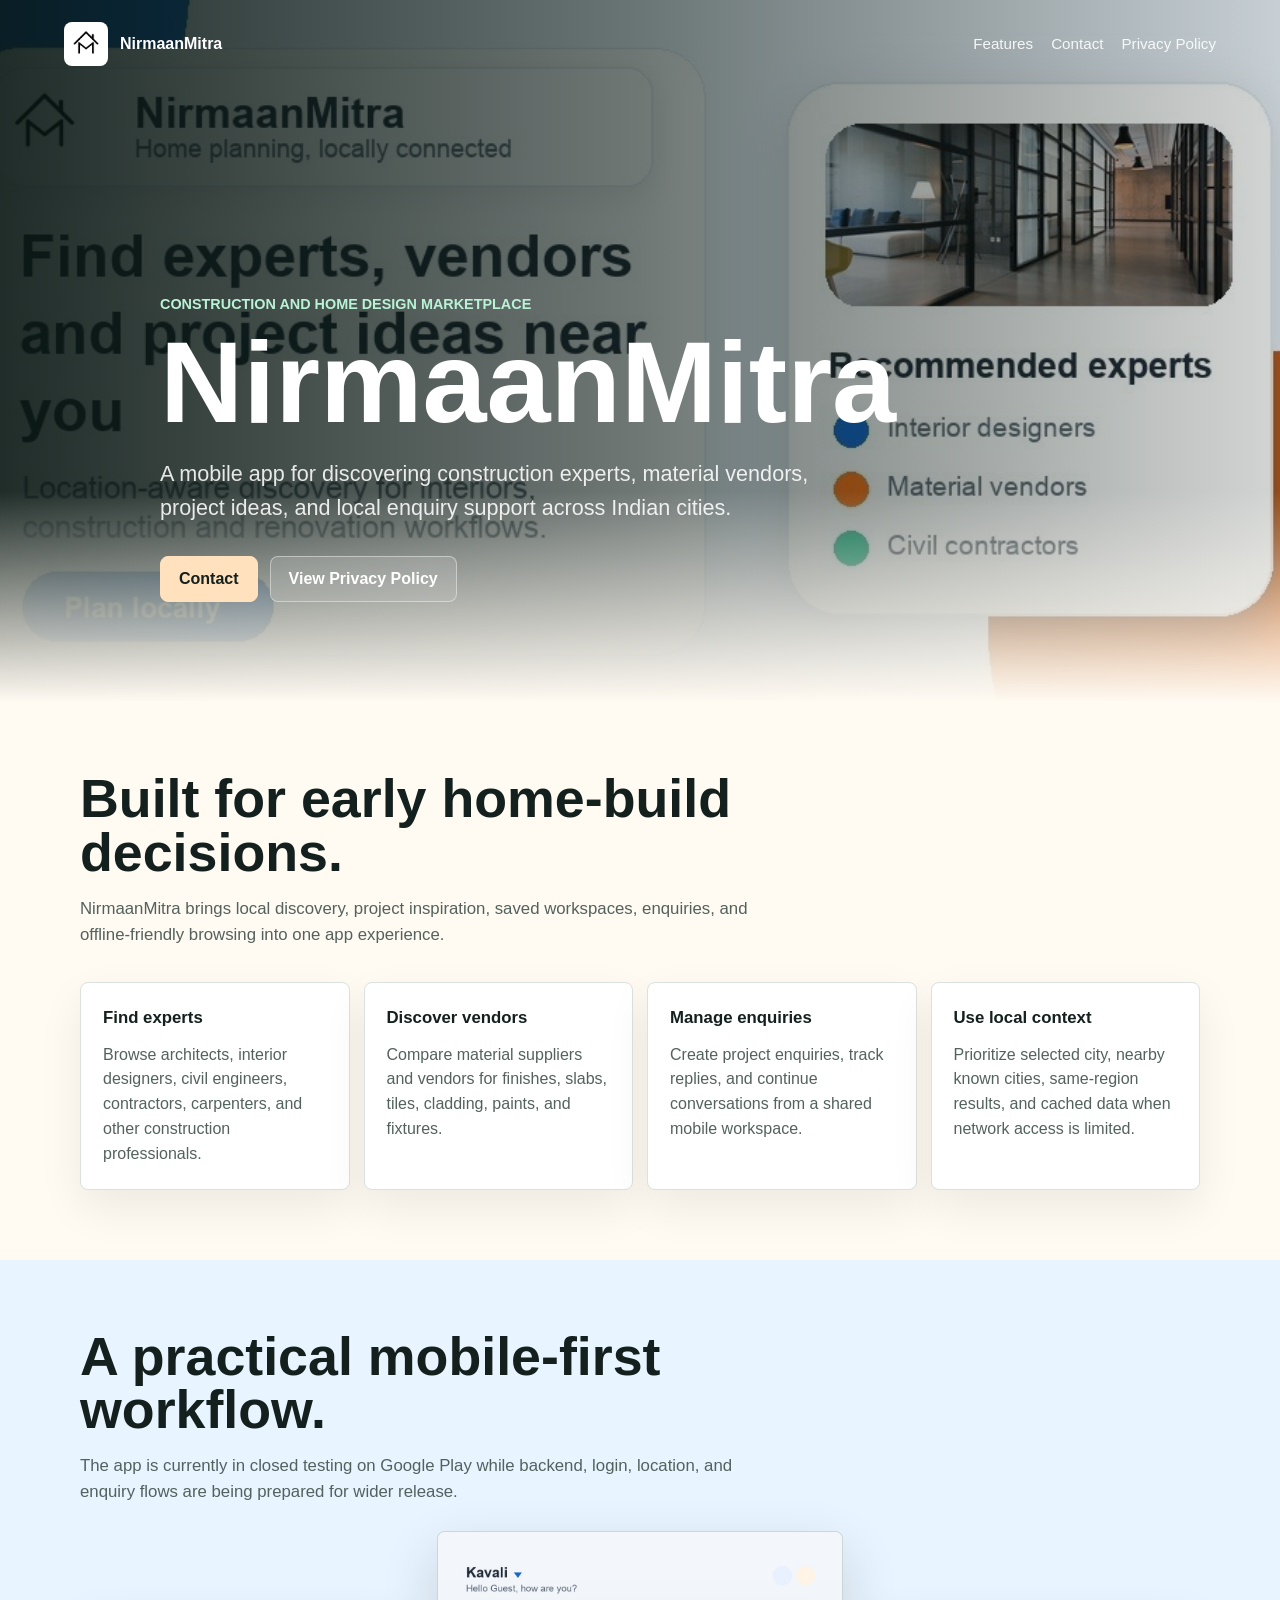
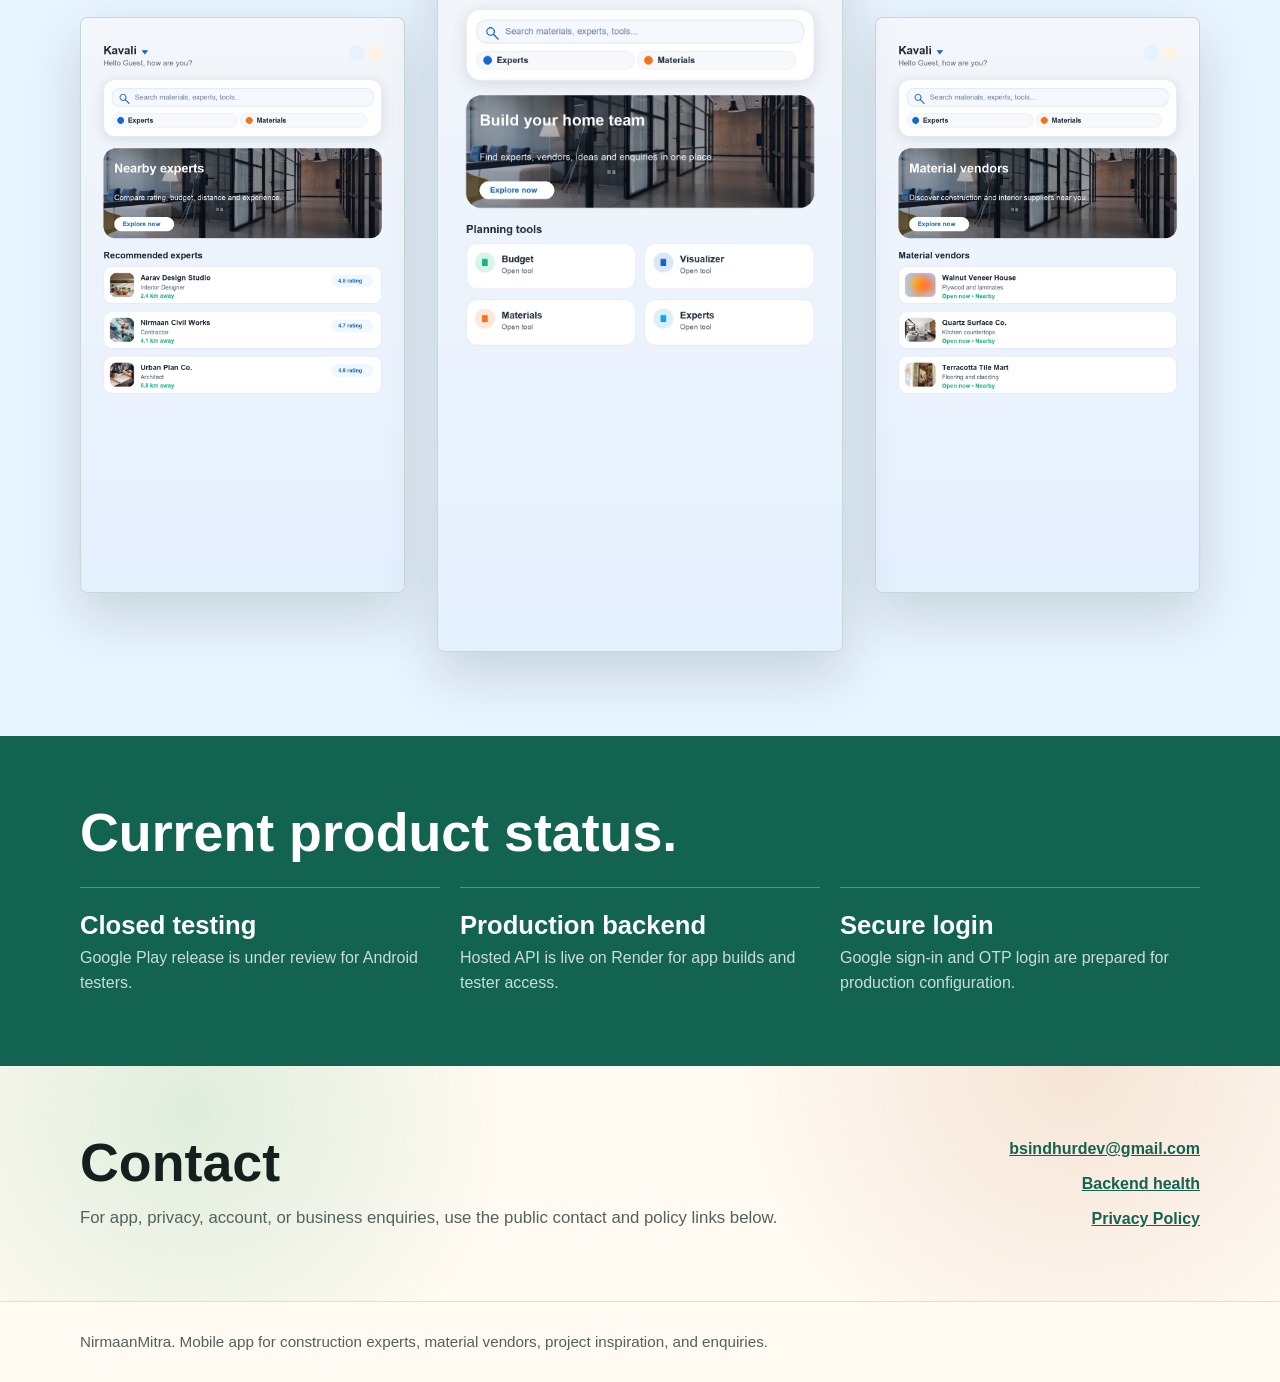
<file: nirmaanmitra/index.html>
<!doctype html>
<html lang="en">
  <head>
    <meta charset="utf-8">
    <meta name="viewport" content="width=device-width, initial-scale=1">
    <meta name="description" content="NirmaanMitra helps homeowners find construction experts, material vendors, project ideas, and enquiry support in one mobile app.">
    <meta property="og:title" content="NirmaanMitra">
    <meta property="og:description" content="Find trusted construction experts, vendors, project ideas, and enquiries in one mobile app.">
    <meta property="og:image" content="https://bathalasindhur.github.io/nirmaanmitra/assets/feature_graphic_1024x500.jpg">
    <title>NirmaanMitra</title>
    <style>
      :root {
        color-scheme: light;
        --ink: #13201d;
        --muted: #53625d;
        --paper: #fffaf2;
        --surface: #ffffff;
        --line: #d9e2dc;
        --forest: #12634f;
        --leaf: #39a96b;
        --sky: #e8f4ff;
        --shadow: rgba(19, 32, 29, 0.16);
      }

      * {
        box-sizing: border-box;
      }

      body {
        margin: 0;
        background: var(--paper);
        color: var(--ink);
        font-family: "Aptos", "Trebuchet MS", Verdana, sans-serif;
        line-height: 1.55;
      }

      img {
        display: block;
        max-width: 100%;
      }

      a {
        color: inherit;
      }

      .hero {
        min-height: 78vh;
        position: relative;
        display: grid;
        align-items: end;
        overflow: hidden;
        background:
          linear-gradient(90deg, rgba(8, 22, 18, 0.9), rgba(8, 22, 18, 0.58), rgba(8, 22, 18, 0.18)),
          url("assets/feature_graphic_1024x500.jpg") center / cover;
      }

      .hero::after {
        content: "";
        position: absolute;
        inset: auto 0 0;
        height: 30%;
        background: linear-gradient(180deg, rgba(255, 250, 242, 0), var(--paper));
        pointer-events: none;
      }

      .nav {
        position: absolute;
        z-index: 2;
        inset: 0 0 auto;
        display: flex;
        align-items: center;
        justify-content: space-between;
        gap: 20px;
        padding: 22px clamp(18px, 5vw, 72px);
        color: #ffffff;
      }

      .brand {
        display: inline-flex;
        align-items: center;
        gap: 12px;
        font-weight: 800;
        letter-spacing: 0;
        text-decoration: none;
      }

      .brand img {
        width: 44px;
        height: 44px;
        border-radius: 8px;
      }

      .nav-links {
        display: flex;
        align-items: center;
        gap: 18px;
        font-size: 0.95rem;
      }

      .nav-links a {
        text-decoration: none;
        opacity: 0.9;
      }

      .hero-content {
        position: relative;
        z-index: 1;
        width: min(960px, calc(100% - 36px));
        margin: 0 auto;
        padding: 124px 0 100px;
        color: #ffffff;
      }

      .kicker {
        margin: 0 0 14px;
        color: #b9f3d6;
        font-size: 0.9rem;
        font-weight: 800;
        text-transform: uppercase;
      }

      h1 {
        margin: 0;
        max-width: 760px;
        font-size: clamp(3.1rem, 10vw, 7.2rem);
        line-height: 0.92;
        letter-spacing: 0;
      }

      .hero-copy {
        max-width: 650px;
        margin: 22px 0 0;
        color: rgba(255, 255, 255, 0.88);
        font-size: clamp(1.05rem, 2.1vw, 1.35rem);
      }

      .actions {
        display: flex;
        flex-wrap: wrap;
        gap: 12px;
        margin-top: 32px;
      }

      .button {
        display: inline-flex;
        align-items: center;
        justify-content: center;
        min-height: 46px;
        padding: 0 18px;
        border: 1px solid rgba(255, 255, 255, 0.42);
        border-radius: 8px;
        background: rgba(255, 255, 255, 0.12);
        color: #ffffff;
        font-weight: 800;
        text-decoration: none;
        backdrop-filter: blur(12px);
      }

      .button.primary {
        border-color: #ffe1bd;
        background: #ffe1bd;
        color: var(--ink);
      }

      .section {
        padding: 70px clamp(18px, 5vw, 72px);
      }

      .section-inner {
        width: min(1120px, 100%);
        margin: 0 auto;
      }

      .section h2 {
        margin: 0;
        max-width: 760px;
        font-size: clamp(2rem, 4.2vw, 3.8rem);
        line-height: 1;
        letter-spacing: 0;
      }

      .section-lede {
        max-width: 700px;
        margin: 16px 0 0;
        color: var(--muted);
        font-size: 1.05rem;
      }

      .feature-grid {
        display: grid;
        grid-template-columns: repeat(4, minmax(0, 1fr));
        gap: 14px;
        margin-top: 34px;
      }

      .feature {
        min-height: 190px;
        padding: 22px;
        border: 1px solid var(--line);
        border-radius: 8px;
        background: var(--surface);
        box-shadow: 0 18px 45px rgba(19, 32, 29, 0.07);
      }

      .feature strong {
        display: block;
        margin-bottom: 12px;
        font-size: 1.05rem;
      }

      .feature p {
        margin: 0;
        color: var(--muted);
      }

      .showcase {
        background: var(--sky);
      }

      .screens {
        display: grid;
        grid-template-columns: 0.8fr 1fr 0.8fr;
        gap: clamp(14px, 3vw, 32px);
        align-items: center;
        margin-top: 40px;
      }

      .screen {
        overflow: hidden;
        margin: 0;
        border: 1px solid rgba(18, 99, 79, 0.24);
        border-radius: 8px;
        background: var(--surface);
        box-shadow: 0 22px 56px var(--shadow);
      }

      .screen.main {
        transform: translateY(-14px);
      }

      .trust-band {
        background: var(--forest);
        color: #ffffff;
      }

      .trust-grid {
        display: grid;
        grid-template-columns: repeat(3, minmax(0, 1fr));
        gap: 20px;
        margin-top: 28px;
      }

      .trust-item {
        border-top: 1px solid rgba(255, 255, 255, 0.3);
        padding-top: 18px;
      }

      .trust-item strong {
        display: block;
        font-size: 1.6rem;
      }

      .trust-item span {
        color: rgba(255, 255, 255, 0.78);
      }

      .contact {
        background:
          radial-gradient(circle at 15% 20%, rgba(57, 169, 107, 0.16), transparent 28%),
          radial-gradient(circle at 84% 0%, rgba(184, 95, 49, 0.14), transparent 30%),
          var(--paper);
      }

      .contact-row {
        display: grid;
        grid-template-columns: 1fr auto;
        gap: 28px;
        align-items: end;
      }

      .contact-links {
        display: grid;
        gap: 10px;
        justify-items: end;
        font-weight: 800;
      }

      .contact-links a {
        color: var(--forest);
      }

      footer {
        padding: 28px clamp(18px, 5vw, 72px);
        border-top: 1px solid var(--line);
        color: var(--muted);
        font-size: 0.95rem;
      }

      footer div {
        width: min(1120px, 100%);
        margin: 0 auto;
      }

      @media (max-width: 880px) {
        .nav {
          align-items: flex-start;
        }

        .nav-links {
          flex-direction: column;
          align-items: flex-end;
          gap: 8px;
        }

        .feature-grid,
        .trust-grid,
        .contact-row {
          grid-template-columns: 1fr;
        }

        .screens {
          grid-template-columns: 1fr;
        }

        .screen.main {
          transform: none;
        }

        .contact-links {
          justify-items: start;
        }
      }

      @media (max-width: 560px) {
        .hero {
          min-height: 84vh;
        }

        .brand span {
          display: none;
        }

        .nav-links {
          font-size: 0.86rem;
        }

        .section {
          padding-block: 52px;
        }
      }
    </style>
  </head>
  <body>
    <header class="hero">
      <nav class="nav" aria-label="Primary navigation">
        <a class="brand" href="./" aria-label="NirmaanMitra home">
          <img src="assets/app_icon_512x512.png" alt="NirmaanMitra app icon">
          <span>NirmaanMitra</span>
        </a>
        <div class="nav-links">
          <a href="#features">Features</a>
          <a href="#contact">Contact</a>
          <a href="privacy-policy/">Privacy Policy</a>
        </div>
      </nav>

      <div class="hero-content">
        <p class="kicker">Construction and home design marketplace</p>
        <h1>NirmaanMitra</h1>
        <p class="hero-copy">A mobile app for discovering construction experts, material vendors, project ideas, and local enquiry support across Indian cities.</p>
        <div class="actions" aria-label="Quick links">
          <a class="button primary" href="#contact">Contact</a>
          <a class="button" href="privacy-policy/">View Privacy Policy</a>
        </div>
      </div>
    </header>

    <main>
      <section class="section" id="features">
        <div class="section-inner">
          <h2>Built for early home-build decisions.</h2>
          <p class="section-lede">NirmaanMitra brings local discovery, project inspiration, saved workspaces, enquiries, and offline-friendly browsing into one app experience.</p>
          <div class="feature-grid">
            <article class="feature">
              <strong>Find experts</strong>
              <p>Browse architects, interior designers, civil engineers, contractors, carpenters, and other construction professionals.</p>
            </article>
            <article class="feature">
              <strong>Discover vendors</strong>
              <p>Compare material suppliers and vendors for finishes, slabs, tiles, cladding, paints, and fixtures.</p>
            </article>
            <article class="feature">
              <strong>Manage enquiries</strong>
              <p>Create project enquiries, track replies, and continue conversations from a shared mobile workspace.</p>
            </article>
            <article class="feature">
              <strong>Use local context</strong>
              <p>Prioritize selected city, nearby known cities, same-region results, and cached data when network access is limited.</p>
            </article>
          </div>
        </div>
      </section>

      <section class="section showcase" aria-labelledby="screens-heading">
        <div class="section-inner">
          <h2 id="screens-heading">A practical mobile-first workflow.</h2>
          <p class="section-lede">The app is currently in closed testing on Google Play while backend, login, location, and enquiry flows are being prepared for wider release.</p>
          <div class="screens">
            <figure class="screen">
              <img src="assets/phone_02_experts_1080x1920.jpg" alt="NirmaanMitra expert list screen">
            </figure>
            <figure class="screen main">
              <img src="assets/phone_01_home_1080x1920.jpg" alt="NirmaanMitra home screen">
            </figure>
            <figure class="screen">
              <img src="assets/phone_03_vendors_1080x1920.jpg" alt="NirmaanMitra vendor list screen">
            </figure>
          </div>
        </div>
      </section>

      <section class="section trust-band">
        <div class="section-inner">
          <h2>Current product status.</h2>
          <div class="trust-grid">
            <div class="trust-item">
              <strong>Closed testing</strong>
              <span>Google Play release is under review for Android testers.</span>
            </div>
            <div class="trust-item">
              <strong>Production backend</strong>
              <span>Hosted API is live on Render for app builds and tester access.</span>
            </div>
            <div class="trust-item">
              <strong>Secure login</strong>
              <span>Google sign-in and OTP login are prepared for production configuration.</span>
            </div>
          </div>
        </div>
      </section>

      <section class="section contact" id="contact">
        <div class="section-inner contact-row">
          <div>
            <h2>Contact</h2>
            <p class="section-lede">For app, privacy, account, or business enquiries, use the public contact and policy links below.</p>
          </div>
          <div class="contact-links">
            <a href="mailto:bsindhurdev@gmail.com">bsindhurdev@gmail.com</a>
            <a href="https://nirmaanmitra-backend.onrender.com/api/health">Backend health</a>
            <a href="privacy-policy/">Privacy Policy</a>
          </div>
        </div>
      </section>
    </main>

    <footer>
      <div>NirmaanMitra. Mobile app for construction experts, material vendors, project inspiration, and enquiries.</div>
    </footer>
  </body>
</html>
</file>
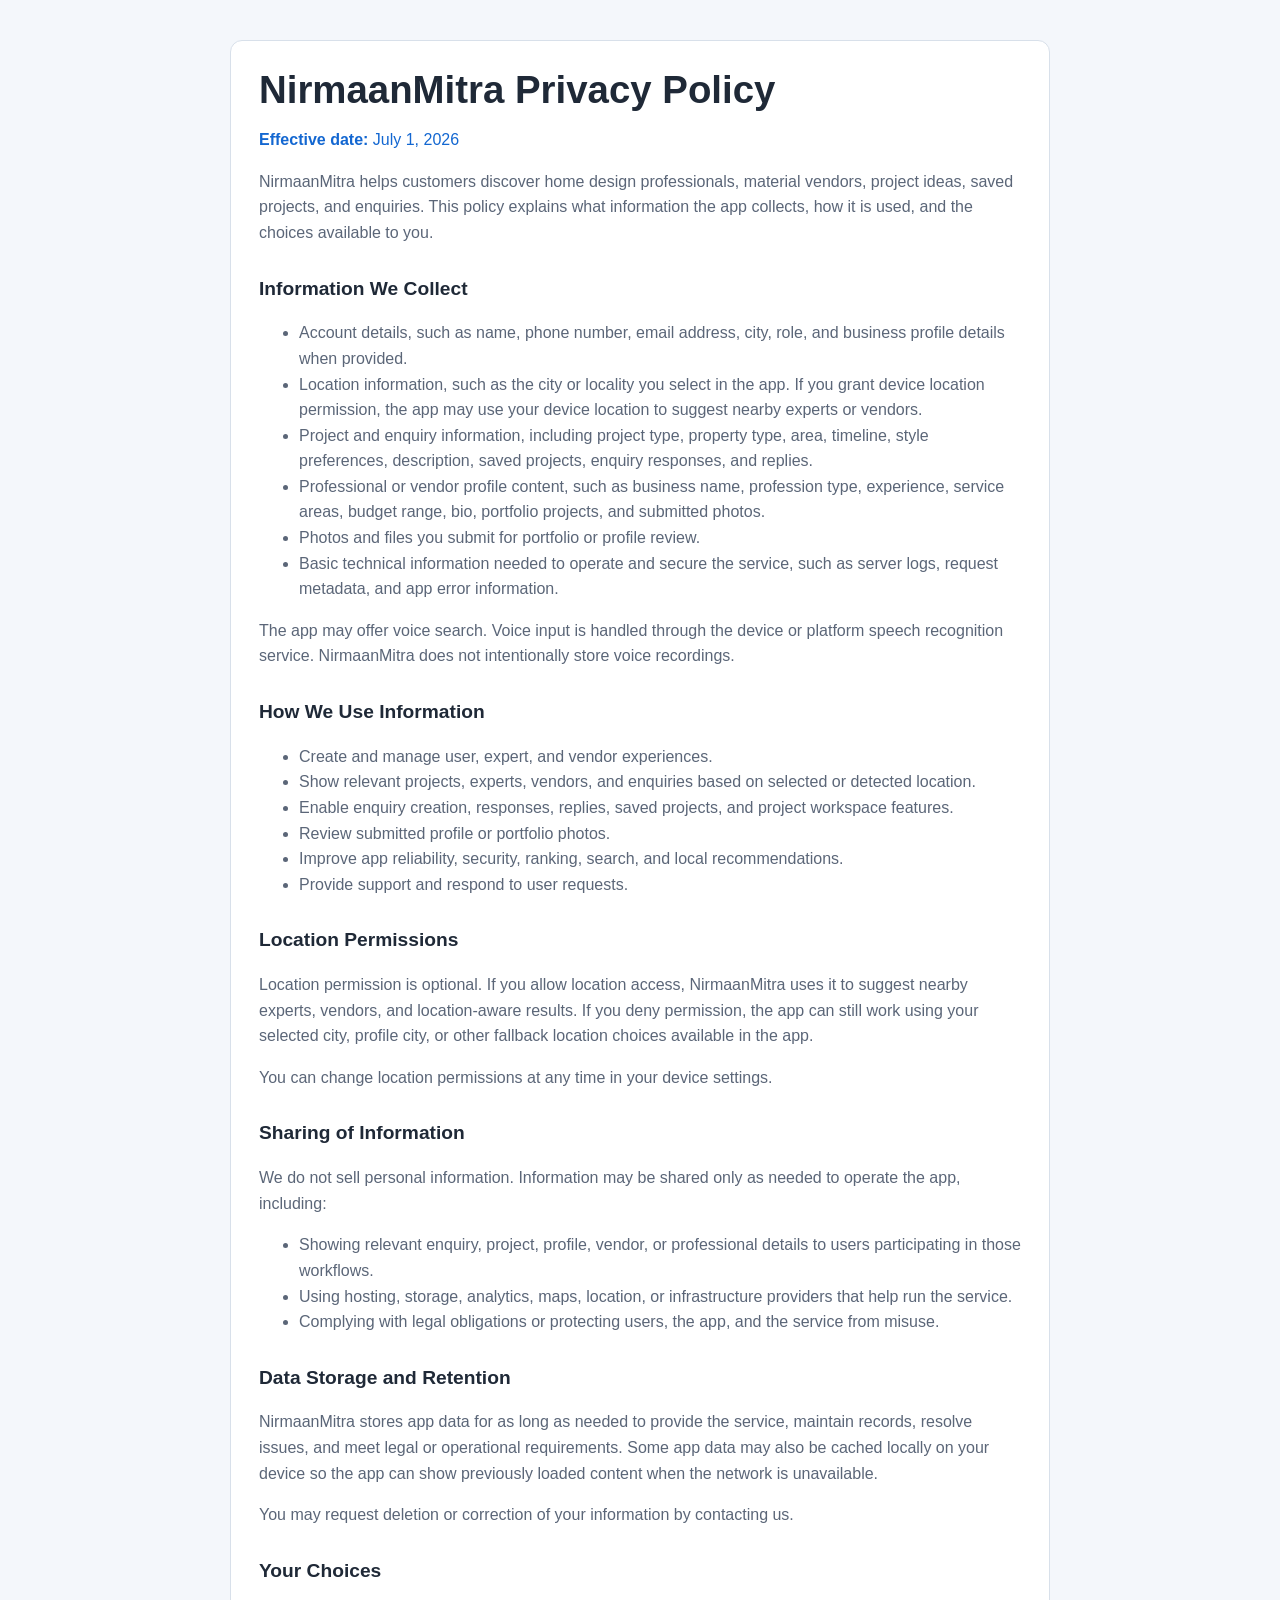
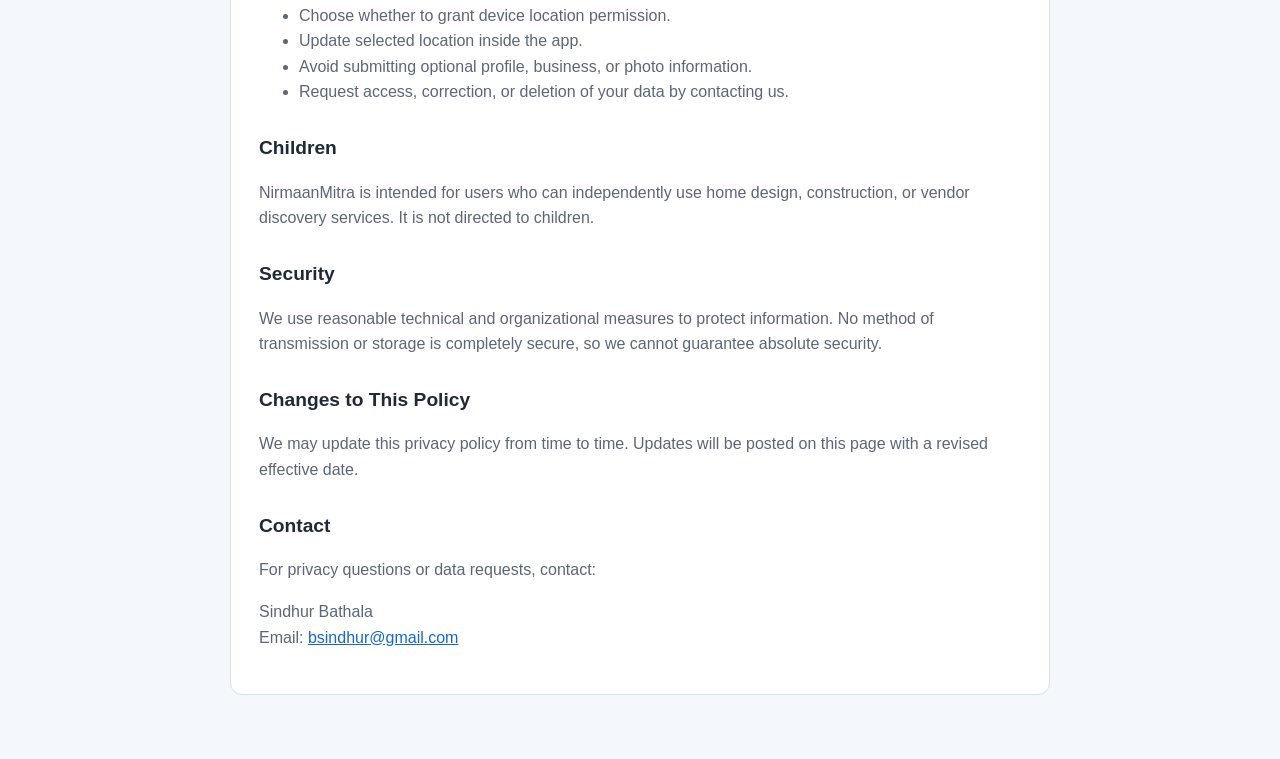
<file: nirmaanmitra/privacy-policy/index.html>
<!doctype html>
<html lang="en">
  <head>
    <meta charset="utf-8">
    <meta name="viewport" content="width=device-width, initial-scale=1">
    <title>NirmaanMitra Privacy Policy</title>
    <style>
      body {
        margin: 0;
        background: #f4f7fb;
        color: #1f2937;
        font-family: -apple-system, BlinkMacSystemFont, "Segoe UI", sans-serif;
        line-height: 1.6;
      }

      main {
        max-width: 820px;
        margin: 0 auto;
        padding: 40px 18px 64px;
      }

      article {
        background: #ffffff;
        border: 1px solid #d8e0ea;
        border-radius: 12px;
        padding: 28px;
      }

      h1 {
        margin: 0 0 8px;
        font-size: 2.4rem;
        line-height: 1.1;
      }

      h2 {
        margin-top: 28px;
        font-size: 1.2rem;
      }

      p,
      li {
        color: #5b6678;
      }

      .effective-date,
      a {
        color: #1367d1;
      }
    </style>
  </head>
  <body>
    <main>
      <article>
        <h1>NirmaanMitra Privacy Policy</h1>
        <p class="effective-date"><strong>Effective date:</strong> July 1, 2026</p>

        <p>NirmaanMitra helps customers discover home design professionals, material vendors, project ideas, saved projects, and enquiries. This policy explains what information the app collects, how it is used, and the choices available to you.</p>

        <h2>Information We Collect</h2>
        <ul>
          <li>Account details, such as name, phone number, email address, city, role, and business profile details when provided.</li>
          <li>Location information, such as the city or locality you select in the app. If you grant device location permission, the app may use your device location to suggest nearby experts or vendors.</li>
          <li>Project and enquiry information, including project type, property type, area, timeline, style preferences, description, saved projects, enquiry responses, and replies.</li>
          <li>Professional or vendor profile content, such as business name, profession type, experience, service areas, budget range, bio, portfolio projects, and submitted photos.</li>
          <li>Photos and files you submit for portfolio or profile review.</li>
          <li>Basic technical information needed to operate and secure the service, such as server logs, request metadata, and app error information.</li>
        </ul>
        <p>The app may offer voice search. Voice input is handled through the device or platform speech recognition service. NirmaanMitra does not intentionally store voice recordings.</p>

        <h2>How We Use Information</h2>
        <ul>
          <li>Create and manage user, expert, and vendor experiences.</li>
          <li>Show relevant projects, experts, vendors, and enquiries based on selected or detected location.</li>
          <li>Enable enquiry creation, responses, replies, saved projects, and project workspace features.</li>
          <li>Review submitted profile or portfolio photos.</li>
          <li>Improve app reliability, security, ranking, search, and local recommendations.</li>
          <li>Provide support and respond to user requests.</li>
        </ul>

        <h2>Location Permissions</h2>
        <p>Location permission is optional. If you allow location access, NirmaanMitra uses it to suggest nearby experts, vendors, and location-aware results. If you deny permission, the app can still work using your selected city, profile city, or other fallback location choices available in the app.</p>
        <p>You can change location permissions at any time in your device settings.</p>

        <h2>Sharing of Information</h2>
        <p>We do not sell personal information. Information may be shared only as needed to operate the app, including:</p>
        <ul>
          <li>Showing relevant enquiry, project, profile, vendor, or professional details to users participating in those workflows.</li>
          <li>Using hosting, storage, analytics, maps, location, or infrastructure providers that help run the service.</li>
          <li>Complying with legal obligations or protecting users, the app, and the service from misuse.</li>
        </ul>

        <h2>Data Storage and Retention</h2>
        <p>NirmaanMitra stores app data for as long as needed to provide the service, maintain records, resolve issues, and meet legal or operational requirements. Some app data may also be cached locally on your device so the app can show previously loaded content when the network is unavailable.</p>
        <p>You may request deletion or correction of your information by contacting us.</p>

        <h2>Your Choices</h2>
        <ul>
          <li>Choose whether to grant device location permission.</li>
          <li>Update selected location inside the app.</li>
          <li>Avoid submitting optional profile, business, or photo information.</li>
          <li>Request access, correction, or deletion of your data by contacting us.</li>
        </ul>

        <h2>Children</h2>
        <p>NirmaanMitra is intended for users who can independently use home design, construction, or vendor discovery services. It is not directed to children.</p>

        <h2>Security</h2>
        <p>We use reasonable technical and organizational measures to protect information. No method of transmission or storage is completely secure, so we cannot guarantee absolute security.</p>

        <h2>Changes to This Policy</h2>
        <p>We may update this privacy policy from time to time. Updates will be posted on this page with a revised effective date.</p>

        <h2>Contact</h2>
        <p>For privacy questions or data requests, contact:</p>
        <p>Sindhur Bathala<br>Email: <a href="mailto:bsindhur@gmail.com">bsindhur@gmail.com</a></p>
      </article>
    </main>
  </body>
</html>
</file>
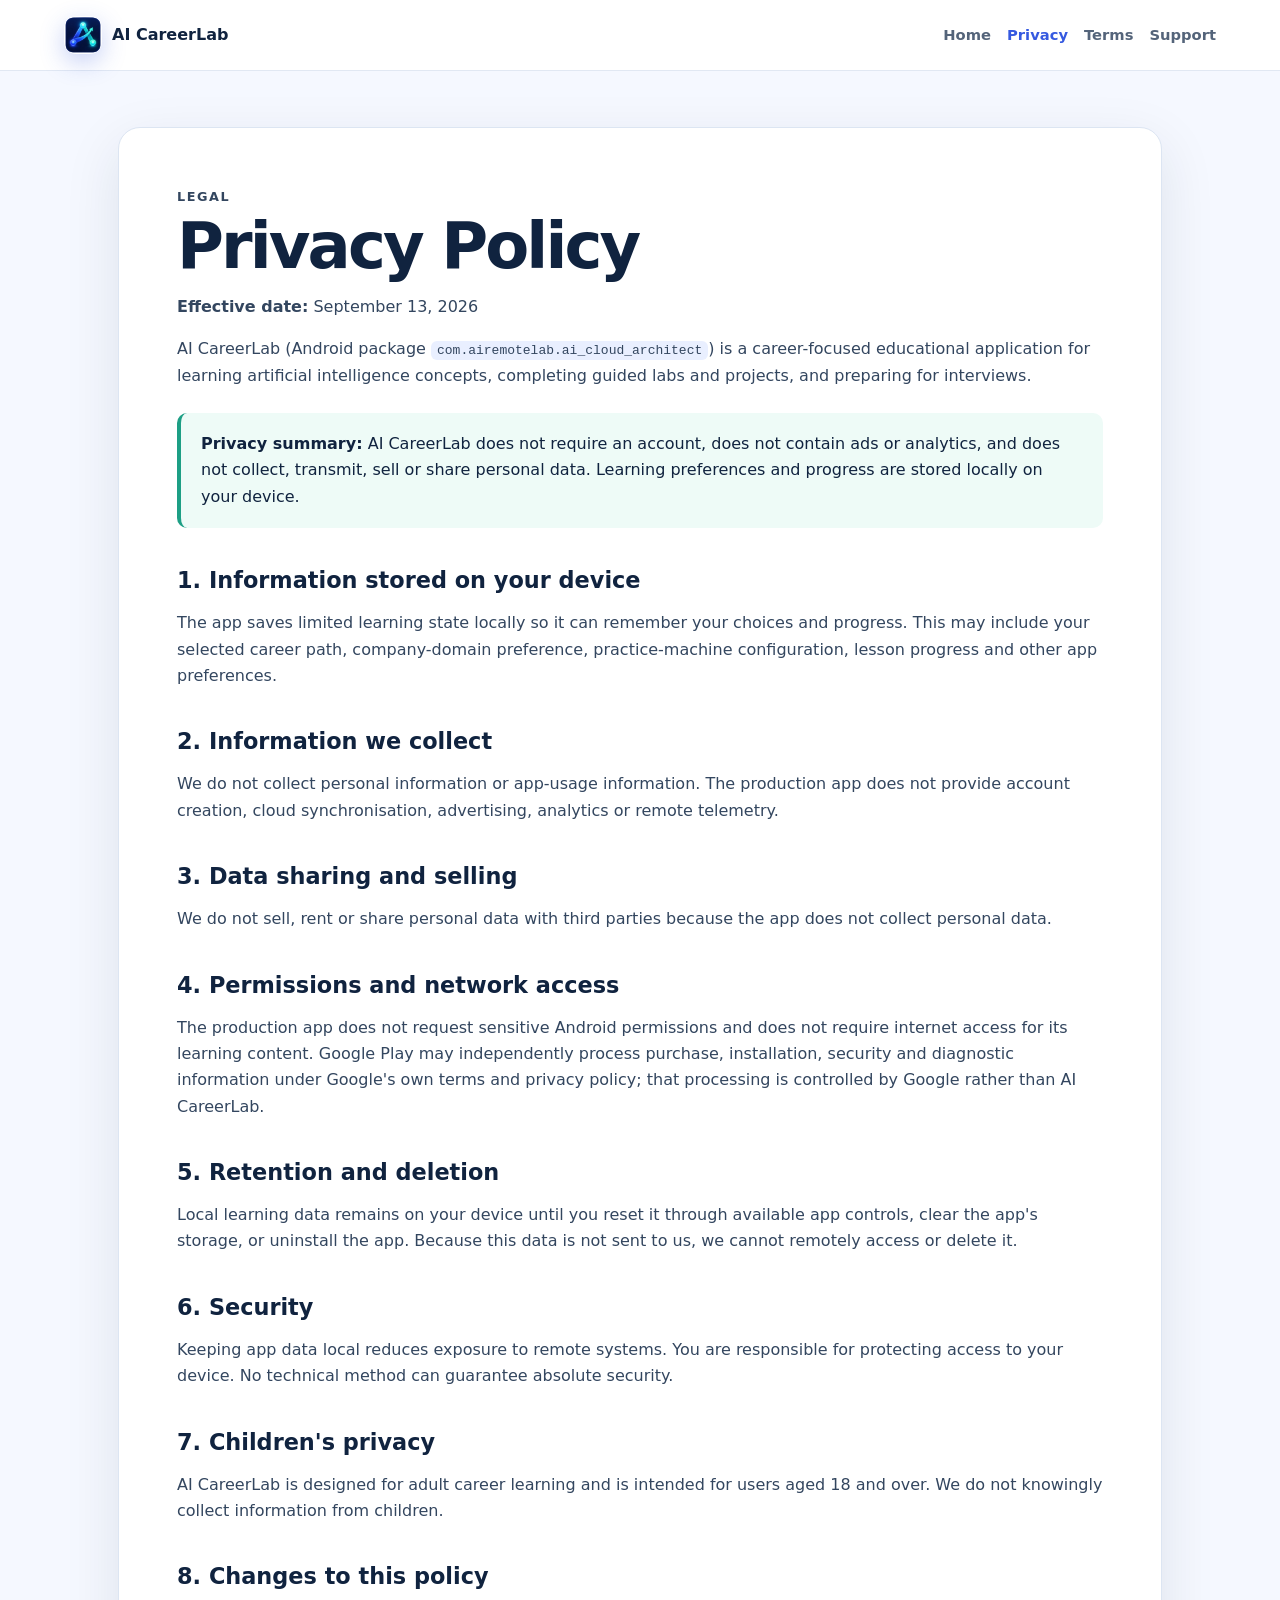
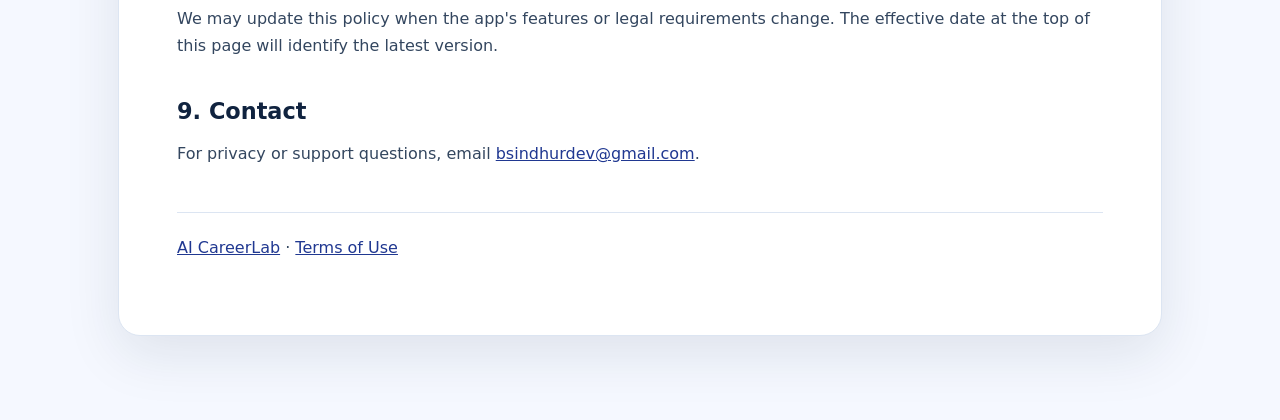
<file: ai-careerlab/privacy-policy.html>
<!doctype html>
<html lang="en">
  <head>
    <meta charset="utf-8" />
    <meta name="viewport" content="width=device-width, initial-scale=1" />
    <meta name="description" content="Privacy Policy for the AI CareerLab Android app." />
    <title>Privacy Policy | AI CareerLab</title>
    <link rel="stylesheet" href="legal.css" />
  </head>
  <body>
    <header class="site-header">
      <a class="brand" href="index.html"><img class="brand-mark" src="assets/app-icon.png" alt="" /><span>AI CareerLab</span></a>
      <nav class="nav" aria-label="Legal pages">
        <a href="index.html">Home</a>
        <a class="active" href="privacy-policy.html" aria-current="page">Privacy</a>
        <a href="terms.html">Terms</a>
        <a href="mailto:bsindhurdev@gmail.com">Support</a>
      </nav>
    </header>
    <main class="wrap">
      <article class="document">
        <p class="doc-label">Legal</p>
        <h1>Privacy Policy</h1>
        <p class="muted"><strong>Effective date:</strong> September 13, 2026</p>
        <p>AI CareerLab (Android package <code>com.airemotelab.ai_cloud_architect</code>) is a career-focused educational application for learning artificial intelligence concepts, completing guided labs and projects, and preparing for interviews.</p>

        <div class="notice"><strong>Privacy summary:</strong> AI CareerLab does not require an account, does not contain ads or analytics, and does not collect, transmit, sell or share personal data. Learning preferences and progress are stored locally on your device.</div>

        <h2>1. Information stored on your device</h2>
        <p>The app saves limited learning state locally so it can remember your choices and progress. This may include your selected career path, company-domain preference, practice-machine configuration, lesson progress and other app preferences.</p>

        <h2>2. Information we collect</h2>
        <p>We do not collect personal information or app-usage information. The production app does not provide account creation, cloud synchronisation, advertising, analytics or remote telemetry.</p>

        <h2>3. Data sharing and selling</h2>
        <p>We do not sell, rent or share personal data with third parties because the app does not collect personal data.</p>

        <h2>4. Permissions and network access</h2>
        <p>The production app does not request sensitive Android permissions and does not require internet access for its learning content. Google Play may independently process purchase, installation, security and diagnostic information under Google's own terms and privacy policy; that processing is controlled by Google rather than AI CareerLab.</p>

        <h2>5. Retention and deletion</h2>
        <p>Local learning data remains on your device until you reset it through available app controls, clear the app's storage, or uninstall the app. Because this data is not sent to us, we cannot remotely access or delete it.</p>

        <h2>6. Security</h2>
        <p>Keeping app data local reduces exposure to remote systems. You are responsible for protecting access to your device. No technical method can guarantee absolute security.</p>

        <h2>7. Children's privacy</h2>
        <p>AI CareerLab is designed for adult career learning and is intended for users aged 18 and over. We do not knowingly collect information from children.</p>

        <h2>8. Changes to this policy</h2>
        <p>We may update this policy when the app's features or legal requirements change. The effective date at the top of this page will identify the latest version.</p>

        <h2>9. Contact</h2>
        <p>For privacy or support questions, email <a href="mailto:bsindhurdev@gmail.com">bsindhurdev@gmail.com</a>.</p>

        <p class="footer"><a href="index.html">AI CareerLab</a> · <a href="terms.html">Terms of Use</a></p>
      </article>
    </main>
  </body>
</html>
</file>
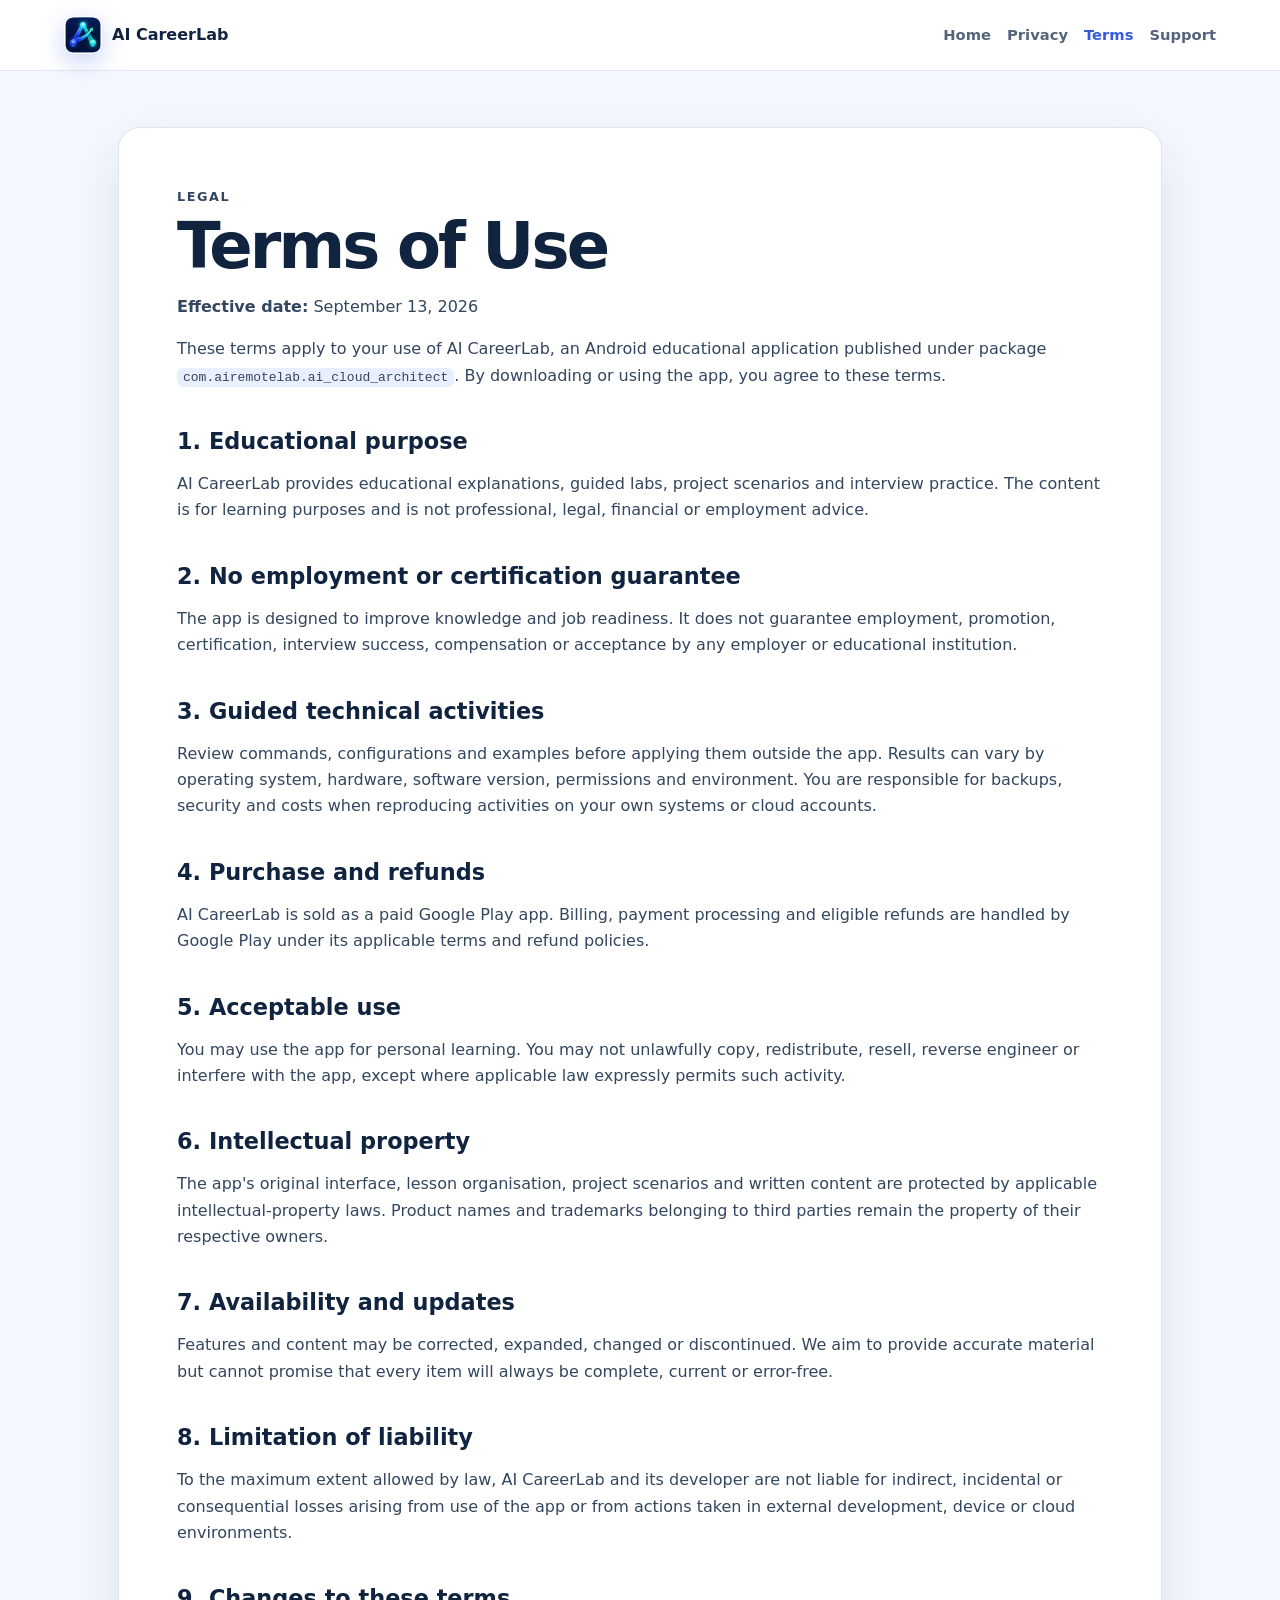
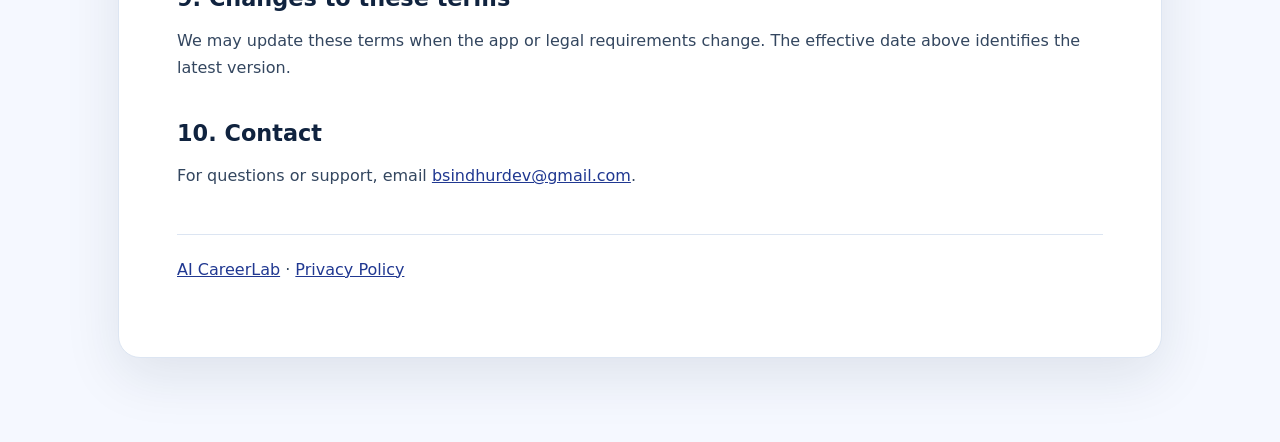
<file: ai-careerlab/terms.html>
<!doctype html>
<html lang="en">
  <head>
    <meta charset="utf-8" />
    <meta name="viewport" content="width=device-width, initial-scale=1" />
    <meta name="description" content="Terms of Use for the AI CareerLab Android app." />
    <title>Terms of Use | AI CareerLab</title>
    <link rel="stylesheet" href="legal.css" />
  </head>
  <body>
    <header class="site-header">
      <a class="brand" href="index.html"><img class="brand-mark" src="assets/app-icon.png" alt="" /><span>AI CareerLab</span></a>
      <nav class="nav" aria-label="Legal pages">
        <a href="index.html">Home</a>
        <a href="privacy-policy.html">Privacy</a>
        <a class="active" href="terms.html" aria-current="page">Terms</a>
        <a href="mailto:bsindhurdev@gmail.com">Support</a>
      </nav>
    </header>
    <main class="wrap">
      <article class="document">
        <p class="doc-label">Legal</p>
        <h1>Terms of Use</h1>
        <p class="muted"><strong>Effective date:</strong> September 13, 2026</p>
        <p>These terms apply to your use of AI CareerLab, an Android educational application published under package <code>com.airemotelab.ai_cloud_architect</code>. By downloading or using the app, you agree to these terms.</p>

        <h2>1. Educational purpose</h2>
        <p>AI CareerLab provides educational explanations, guided labs, project scenarios and interview practice. The content is for learning purposes and is not professional, legal, financial or employment advice.</p>

        <h2>2. No employment or certification guarantee</h2>
        <p>The app is designed to improve knowledge and job readiness. It does not guarantee employment, promotion, certification, interview success, compensation or acceptance by any employer or educational institution.</p>

        <h2>3. Guided technical activities</h2>
        <p>Review commands, configurations and examples before applying them outside the app. Results can vary by operating system, hardware, software version, permissions and environment. You are responsible for backups, security and costs when reproducing activities on your own systems or cloud accounts.</p>

        <h2>4. Purchase and refunds</h2>
        <p>AI CareerLab is sold as a paid Google Play app. Billing, payment processing and eligible refunds are handled by Google Play under its applicable terms and refund policies.</p>

        <h2>5. Acceptable use</h2>
        <p>You may use the app for personal learning. You may not unlawfully copy, redistribute, resell, reverse engineer or interfere with the app, except where applicable law expressly permits such activity.</p>

        <h2>6. Intellectual property</h2>
        <p>The app's original interface, lesson organisation, project scenarios and written content are protected by applicable intellectual-property laws. Product names and trademarks belonging to third parties remain the property of their respective owners.</p>

        <h2>7. Availability and updates</h2>
        <p>Features and content may be corrected, expanded, changed or discontinued. We aim to provide accurate material but cannot promise that every item will always be complete, current or error-free.</p>

        <h2>8. Limitation of liability</h2>
        <p>To the maximum extent allowed by law, AI CareerLab and its developer are not liable for indirect, incidental or consequential losses arising from use of the app or from actions taken in external development, device or cloud environments.</p>

        <h2>9. Changes to these terms</h2>
        <p>We may update these terms when the app or legal requirements change. The effective date above identifies the latest version.</p>

        <h2>10. Contact</h2>
        <p>For questions or support, email <a href="mailto:bsindhurdev@gmail.com">bsindhurdev@gmail.com</a>.</p>

        <p class="footer"><a href="index.html">AI CareerLab</a> · <a href="privacy-policy.html">Privacy Policy</a></p>
      </article>
    </main>
  </body>
</html>
</file>
<file: ai-careerlab/legal.css>
:root {
  color-scheme: light;
  --ink: #10233f;
  --muted: #54647a;
  --paper: #f5f8ff;
  --surface: #ffffff;
  --line: #dce5f2;
  --brand: #3559e0;
  --brand-dark: #203891;
  --accent: #1d9f85;
  --soft: #e9efff;
  --shadow: rgba(16, 35, 63, 0.1);
}

* { box-sizing: border-box; }

html { scroll-behavior: smooth; }

body {
  margin: 0;
  background: var(--paper);
  color: var(--ink);
  font-family: Inter, ui-sans-serif, system-ui, -apple-system, BlinkMacSystemFont,
    "Segoe UI", sans-serif;
  line-height: 1.65;
}

a { color: var(--brand-dark); }

.site-header {
  position: sticky;
  top: 0;
  z-index: 10;
  display: flex;
  align-items: center;
  justify-content: space-between;
  gap: 20px;
  padding: 16px clamp(18px, 5vw, 72px);
  border-bottom: 1px solid rgba(220, 229, 242, 0.86);
  background: rgba(255, 255, 255, 0.92);
  backdrop-filter: blur(18px);
}

.brand {
  display: inline-flex;
  align-items: center;
  gap: 10px;
  color: var(--ink);
  font-weight: 850;
  text-decoration: none;
}

.brand-mark {
  width: 38px;
  height: 38px;
  border-radius: 12px;
  object-fit: cover;
  box-shadow: 0 8px 24px rgba(53, 89, 224, 0.28);
}

.nav { display: flex; flex-wrap: wrap; gap: 16px; }
.nav a { color: var(--muted); font-size: 0.92rem; font-weight: 700; text-decoration: none; }
.nav a:hover, .nav a.active { color: var(--brand); }

.hero {
  position: relative;
  overflow: hidden;
  padding: clamp(72px, 11vw, 140px) clamp(18px, 5vw, 72px);
  background:
    radial-gradient(circle at 80% 15%, rgba(29, 159, 133, 0.22), transparent 30%),
    linear-gradient(135deg, #10233f 0%, #203891 58%, #3559e0 100%);
  color: white;
}

.hero-inner, .section-inner, .wrap { width: min(1080px, 100%); margin: 0 auto; }
.eyebrow { margin: 0 0 12px; color: #9ef1dc; font-size: 0.82rem; font-weight: 850; letter-spacing: 0.12em; text-transform: uppercase; }
h1 { margin: 0; max-width: 850px; font-size: clamp(2.8rem, 8vw, 6rem); line-height: 0.98; letter-spacing: -0.045em; }
.hero-copy { max-width: 700px; margin: 24px 0 0; color: rgba(255,255,255,.84); font-size: clamp(1.05rem, 2vw, 1.3rem); }
.actions { display: flex; flex-wrap: wrap; gap: 12px; margin-top: 30px; }
.button { display: inline-flex; min-height: 46px; align-items: center; justify-content: center; padding: 0 18px; border: 1px solid rgba(255,255,255,.4); border-radius: 12px; color: white; font-weight: 800; text-decoration: none; }
.button.primary { border-color: white; background: white; color: var(--brand-dark); }

.proof-strip {
  display: grid;
  grid-template-columns: repeat(4, minmax(0, 1fr));
  width: min(1080px, calc(100% - 36px));
  margin: -30px auto 0;
  position: relative;
  z-index: 2;
  overflow: hidden;
  border: 1px solid var(--line);
  border-radius: 20px;
  background: white;
  box-shadow: 0 18px 55px var(--shadow);
}
.proof-strip div { padding: 22px; text-align: center; }
.proof-strip div + div { border-left: 1px solid var(--line); }
.proof-strip strong { display: block; color: var(--brand-dark); font-size: 1.65rem; }
.proof-strip span { color: var(--muted); font-size: .84rem; font-weight: 700; }

.section { padding: 72px clamp(18px, 5vw, 72px); }
.section h2 { margin: 0; font-size: clamp(2rem, 4vw, 3.5rem); line-height: 1.05; letter-spacing: -0.035em; }
.lede { max-width: 720px; margin: 16px 0 0; color: var(--muted); }
.grid { display: grid; grid-template-columns: repeat(3, minmax(0, 1fr)); gap: 16px; margin-top: 32px; }
.card { padding: 24px; border: 1px solid var(--line); border-radius: 18px; background: var(--surface); box-shadow: 0 16px 44px var(--shadow); }
.card strong { display: block; margin-bottom: 10px; font-size: 1.08rem; }
.card p { margin: 0; color: var(--muted); }
.card-kicker { display: block; margin-bottom: 8px; color: var(--brand); font-size: .72rem; font-weight: 850; letter-spacing: .08em; text-transform: uppercase; }
.outcome { background: #10233f; color: white; }
.split { display: grid; grid-template-columns: 1fr 1fr; gap: clamp(32px, 7vw, 90px); align-items: center; }
.check-list { display: grid; gap: 15px; margin: 0; padding: 0; list-style: none; }
.check-list li { position: relative; padding-left: 31px; color: rgba(255,255,255,.86); }
.check-list li::before { content: "✓"; position: absolute; left: 0; color: #9ef1dc; font-weight: 900; }
.trust { background: var(--soft); }

.wrap { padding: 56px 18px 84px; }
.document { padding: clamp(24px, 5vw, 58px); border: 1px solid var(--line); border-radius: 22px; background: var(--surface); box-shadow: 0 18px 55px var(--shadow); }
.document h1 { max-width: none; color: var(--ink); font-size: clamp(2.2rem, 5vw, 4rem); }
.document h2 { margin: 38px 0 10px; font-size: 1.4rem; line-height: 1.25; }
.document p, .document li { color: #33465f; }
.document code { padding: 2px 6px; border-radius: 6px; background: var(--soft); }
.doc-label { margin: 0 0 8px; color: var(--brand); font-size: .8rem; font-weight: 850; letter-spacing: .12em; text-transform: uppercase; }
.muted { color: var(--muted); }
.notice { margin: 24px 0; padding: 18px 20px; border-left: 4px solid var(--accent); border-radius: 10px; background: #eefbf7; }
.footer { margin-top: 44px; padding-top: 22px; border-top: 1px solid var(--line); }

@media (max-width: 760px) {
  .site-header { align-items: flex-start; flex-direction: column; }
  .grid { grid-template-columns: 1fr; }
  .proof-strip { grid-template-columns: 1fr 1fr; }
  .proof-strip div + div { border-left: 0; }
  .proof-strip div:nth-child(even) { border-left: 1px solid var(--line); }
  .proof-strip div:nth-child(n+3) { border-top: 1px solid var(--line); }
  .split { grid-template-columns: 1fr; }
  .hero { padding-top: 70px; }
}
</file>
